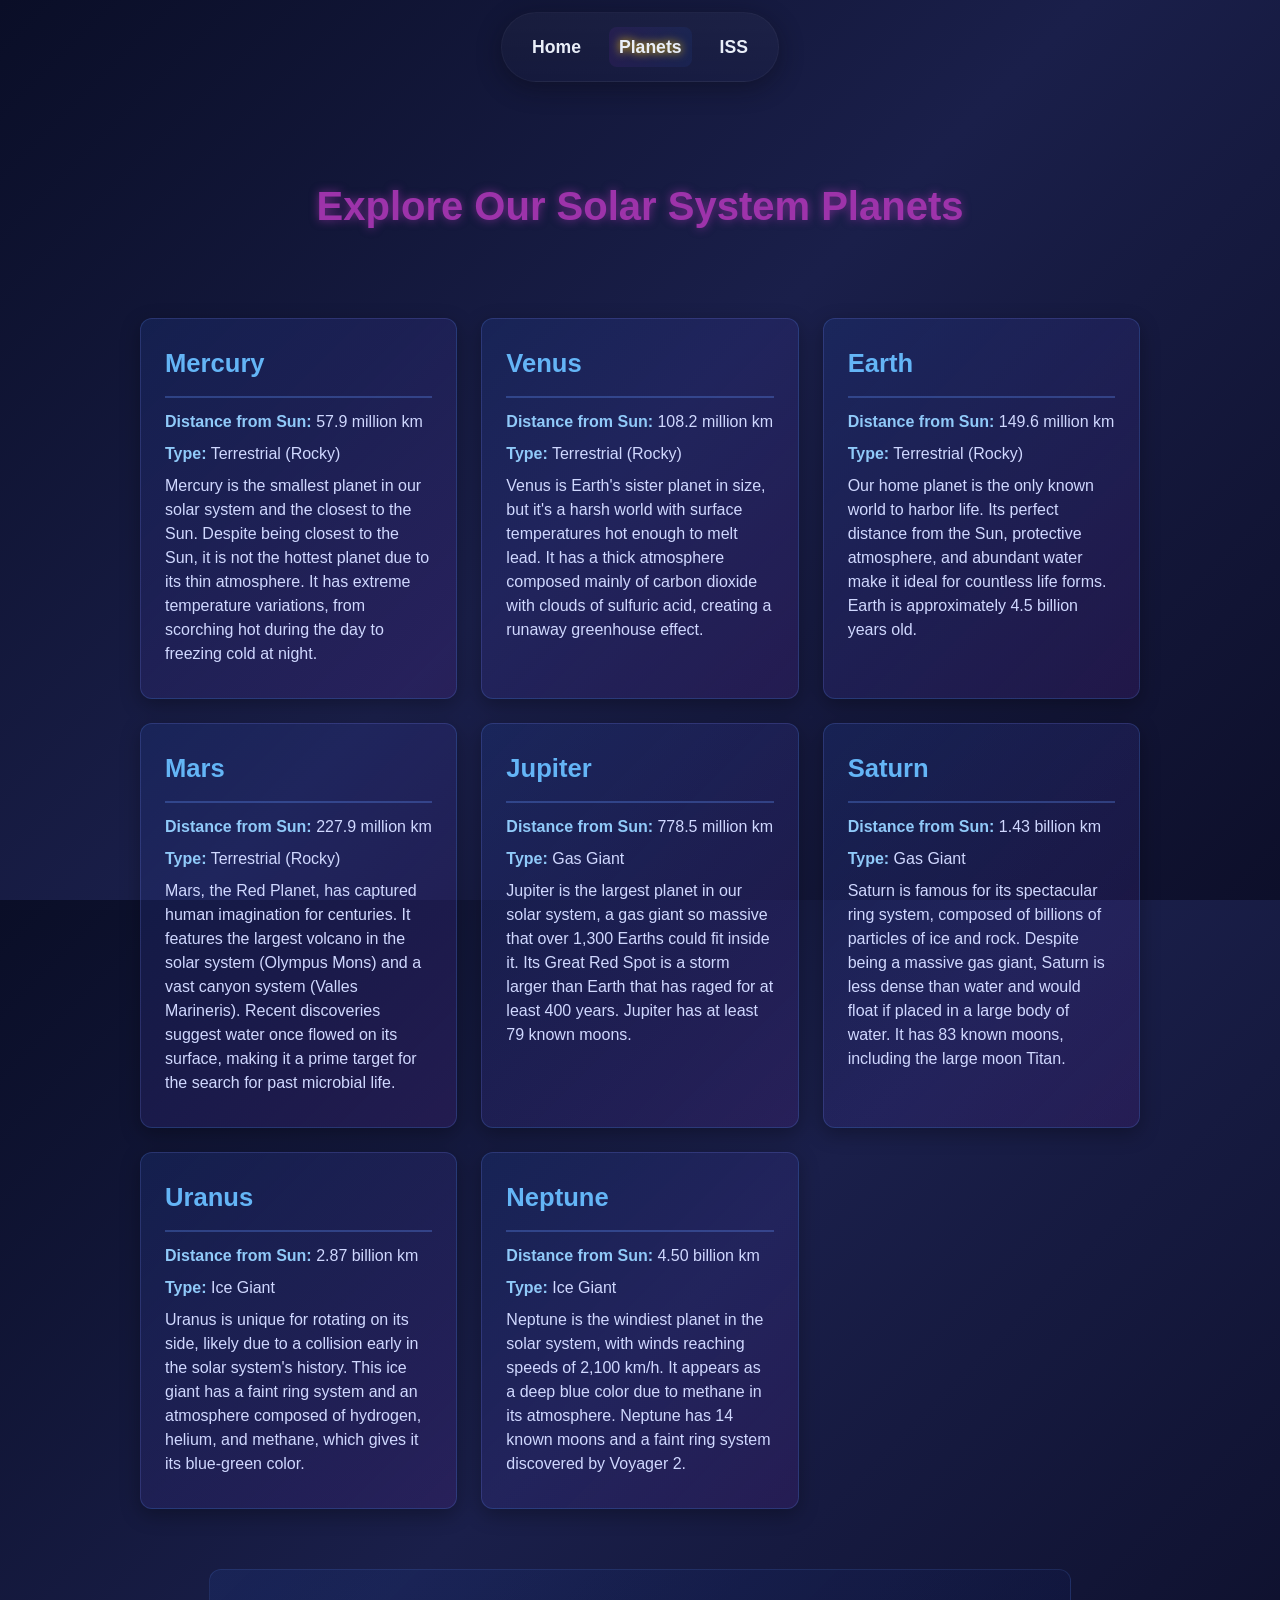
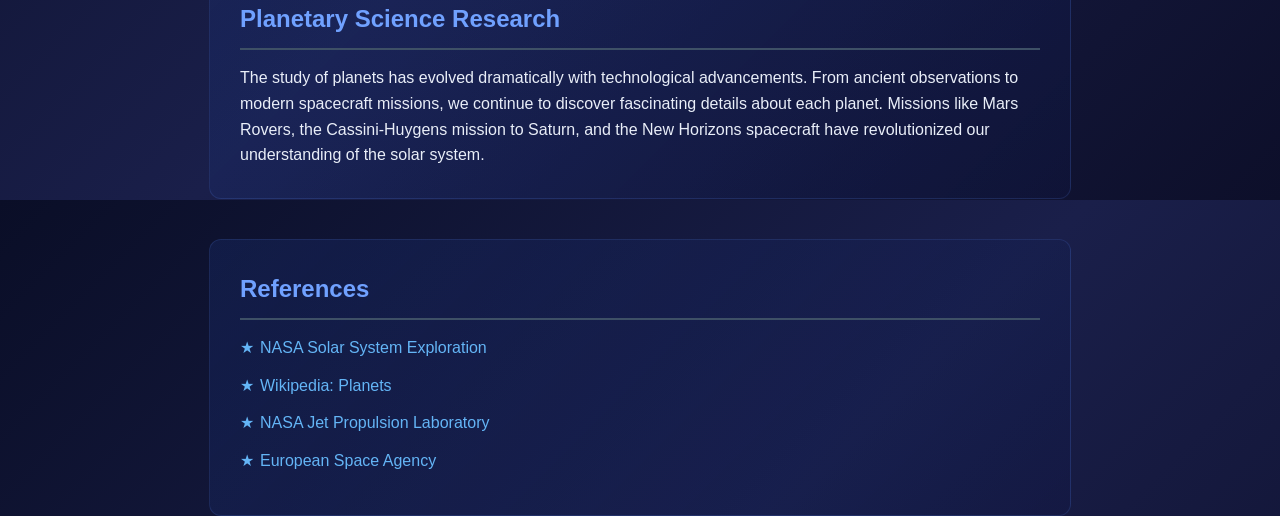
<file: planets2.html>
<!DOCTYPE html>
<html lang="en">
<head>
    <meta charset="UTF-8">
    <meta name="viewport" content="width=device-width, initial-scale=1.0">
    <title>Planets - Learn Space</title>
    <link rel="stylesheet" href="css/styles.css">
</head>
<body>
    <nav class="glass-nav">
        <a href="index.html">Home</a>
        <a href="planets2.html" class="active">Planets</a>
        <a href="thirdiss.html">ISS</a>
    </nav>

    <div class="page-title">
        <h1>Explore Our Solar System Planets</h1>
    </div>

    <div class="planets-container">
        
        <div class="planet-card">
            <h2>Mercury</h2>
            <p><strong>Distance from Sun:</strong> 57.9 million km</p>
            <p><strong>Type:</strong> Terrestrial (Rocky)</p>
            <p>Mercury is the smallest planet in our solar system and the closest to the Sun. Despite being closest to the Sun, it is not the hottest planet due to its thin atmosphere. It has extreme temperature variations, from scorching hot during the day to freezing cold at night.</p>
        </div>

        <div class="planet-card">
            <h2>Venus</h2>
            <p><strong>Distance from Sun:</strong> 108.2 million km</p>
            <p><strong>Type:</strong> Terrestrial (Rocky)</p>
            <p>Venus is Earth's sister planet in size, but it's a harsh world with surface temperatures hot enough to melt lead. It has a thick atmosphere composed mainly of carbon dioxide with clouds of sulfuric acid, creating a runaway greenhouse effect.</p>
        </div>

        <div class="planet-card">
            <h2>Earth</h2>
            <p><strong>Distance from Sun:</strong> 149.6 million km</p>
            <p><strong>Type:</strong> Terrestrial (Rocky)</p>
            <p>Our home planet is the only known world to harbor life. Its perfect distance from the Sun, protective atmosphere, and abundant water make it ideal for countless life forms. Earth is approximately 4.5 billion years old.</p>
        </div>

        <div class="planet-card">
            <h2>Mars</h2>
            <p><strong>Distance from Sun:</strong> 227.9 million km</p>
            <p><strong>Type:</strong> Terrestrial (Rocky)</p>
            <p>Mars, the Red Planet, has captured human imagination for centuries. It features the largest volcano in the solar system (Olympus Mons) and a vast canyon system (Valles Marineris). Recent discoveries suggest water once flowed on its surface, making it a prime target for the search for past microbial life.</p>
        </div>

        <div class="planet-card">
            <h2>Jupiter</h2>
            <p><strong>Distance from Sun:</strong> 778.5 million km</p>
            <p><strong>Type:</strong> Gas Giant</p>
            <p>Jupiter is the largest planet in our solar system, a gas giant so massive that over 1,300 Earths could fit inside it. Its Great Red Spot is a storm larger than Earth that has raged for at least 400 years. Jupiter has at least 79 known moons.</p>
        </div>

        <div class="planet-card">
            <h2>Saturn</h2>
            <p><strong>Distance from Sun:</strong> 1.43 billion km</p>
            <p><strong>Type:</strong> Gas Giant</p>
            <p>Saturn is famous for its spectacular ring system, composed of billions of particles of ice and rock. Despite being a massive gas giant, Saturn is less dense than water and would float if placed in a large body of water. It has 83 known moons, including the large moon Titan.</p>
        </div>

        <div class="planet-card">
            <h2>Uranus</h2>
            <p><strong>Distance from Sun:</strong> 2.87 billion km</p>
            <p><strong>Type:</strong> Ice Giant</p>
            <p>Uranus is unique for rotating on its side, likely due to a collision early in the solar system's history. This ice giant has a faint ring system and an atmosphere composed of hydrogen, helium, and methane, which gives it its blue-green color.</p>
        </div>

        <div class="planet-card">
            <h2>Neptune</h2>
            <p><strong>Distance from Sun:</strong> 4.50 billion km</p>
            <p><strong>Type:</strong> Ice Giant</p>
            <p>Neptune is the windiest planet in the solar system, with winds reaching speeds of 2,100 km/h. It appears as a deep blue color due to methane in its atmosphere. Neptune has 14 known moons and a faint ring system discovered by Voyager 2.</p>
        </div>

    </div>


    <div class="research-section">
        <h2>Planetary Science Research</h2>
        <p>The study of planets has evolved dramatically with technological advancements. From ancient observations to modern spacecraft missions, we continue to discover fascinating details about each planet. Missions like Mars Rovers, the Cassini-Huygens mission to Saturn, and the New Horizons spacecraft have revolutionized our understanding of the solar system.</p>
    </div>

    <div class="references-section">
        <h2>References</h2>
        <ul>
            <li><a href="https://solarsystem.nasa.gov/" target="_blank">NASA Solar System Exploration</a></li>
            <li><a href="https://en.wikipedia.org/wiki/Planet" target="_blank">Wikipedia: Planets</a></li>
            <li><a href="https://www.jpl.nasa.gov/" target="_blank">NASA Jet Propulsion Laboratory</a></li>
            <li><a href="https://www.esa.int/" target="_blank">European Space Agency</a></li>
        </ul>
    </div>

</body>
</html>
</file>
<file: css/styles.css>
body {
    background: linear-gradient(135deg, #0a0e27 0%, #1a1f4a 50%, #0d0f2a 100%) !important;
    color: #e0e7ff;
    font-family: 'Segoe UI', 'century gothic', Tahoma, Geneva, Verdana, sans-serif;
    margin: 0;
    padding: 0;
    line-height: 1.6;
    min-height: 100vh;
    animation: fadeSlideUp 1.2s ease-out forwards;
    overflow-x: hidden;
}

@keyframes fadeSlideUp {
    0% {
        opacity: 0;   
        transform: translateY(30px);
    }
    100% {
        opacity: 1;     
        transform: translateY(0);  
    }
}

h1, h2, p, ul, form {
    margin: 0;
    padding: 0;
}

a {
    color: #64b5f6;
    text-decoration: none;
    transition: all 0.3s ease;
}

a:hover {
    color: #90caf9;
    text-shadow: 0 0 8px rgba(100, 181, 246, 0.5);
}

.glass-nav a {
    padding: 8px 16px;
    border-radius: 12px;
    font-weight: 500;
    transition: all 0.3s ease;
    color: #e0e7ff;
}

.glass-nav a:hover,
.glass-nav a.active {
    background: rgba(100, 150, 255, 0.2);
    color: #90caf9;
}

.glass-nav {
    display: flex;
    justify-content: center;
    gap: 20px;
    padding: 16px 24px;
    background: linear-gradient(180deg, rgba(30, 58, 138, 0.4), rgba(15, 23, 70, 0.5));
    backdrop-filter: blur(12px) saturate(125%);
    border: 1px solid rgba(100, 150, 255, 0.15);
    border-radius: 20px;
    margin: 20px auto 40px auto;
    width: fit-content;
    box-shadow: 0 8px 32px rgba(0, 0, 0, 0.3), inset 0 1px 0 rgba(255, 255, 255, 0.05);
    position: sticky;
    top: 10px;
    z-index: 100;
    top: 0;
    z-index: 100;
}

.glass-nav a {
    font-size: 1.1rem;
    padding: 5px 10px;
    border-radius: 5px;
}

.glass-nav a:hover, .glass-nav a.active {
    background: rgba(255, 255, 255, 0.1);
    color: #ffcc00;
    text-shadow: 0 0 10px #ffcc00;
}

h1 {
    color: #9d33aa;
    text-align: center;
    padding: 40px 0 20px 0;
    font-size: 2.5em;
    text-shadow: 0 0 10px rgba(157, 51, 170, 0.7);
}

h2 {
    color: #70a1ff;
    border-bottom: 2px solid #3e5066;
    padding-bottom: 10px;
    margin-bottom: 15px;
}

.glass-card {
    background: rgba(255, 255, 255, 0.05);
    backdrop-filter: blur(5px);
    padding: 30px;
    border-radius: 15px;
    border: 1px solid rgba(255, 255, 255, 0.1);
    box-shadow: 0 0 20px rgba(0, 0, 0, 0.5);
    margin: 0 auto 30px auto;
    max-width: 800px;
}

/* Обычные блоки с текстом */
.heading, .ISS, .about, .research {
    padding: 20px 40px;
    margin-bottom: 30px;
    background: transparent;
    color: #e0e7ff;
}

/* NEW CLEAR CLASS NAMES FOR ALL PAGES */
.page-title {
    text-align: center;
    padding: 40px 20px 20px 20px;
}

.page-title h1 {
    margin: 0;
}

.intro-section {
    max-width: 900px;
    margin: 0 auto 40px auto;
    padding: 20px 40px;
    background: transparent;
    color: #e0e7ff;
}

.iss-section {
    text-align: center;
    padding: 20px 40px;
    margin-bottom: 30px;
    background: transparent;
    color: #e0e7ff;
}

.exoplanet-intro {
    max-width: 900px;
    margin: 40px auto;
    padding: 20px 40px;
    background: transparent;
    color: #e0e7ff;
}

.exoplanet-table-wrapper {
    padding: 40px;
    overflow-x: auto;
    display: flex;
    justify-content: center;
}

.exoplanet-table-wrapper table {
    width: 100%;
    max-width: 900px;
    border-collapse: collapse;
    margin: 20px 0;
    border: 1px solid #3e5066;
}

.exoplanet-table-wrapper th, 
.exoplanet-table-wrapper td {
    background-color: rgba(44, 44, 77, 0.8);
    padding: 12px;
    text-align: left;
    border: 1px solid #3e5066;
}

.exoplanet-table-wrapper th {
    background-color: #3e5066;
    color: #e0e7ff;
}

.research-section {
    max-width: 800px;
    margin: 60px auto 40px auto;
    padding: 30px;
    background: linear-gradient(135deg, rgba(30, 58, 138, 0.25), rgba(15, 23, 70, 0.3));
    border: 1px solid rgba(100, 150, 255, 0.15);
    border-radius: 12px;
    backdrop-filter: blur(8px);
}

.references-section {
    max-width: 800px;
    margin: 40px auto;
    padding: 30px;
    background: linear-gradient(135deg, rgba(30, 58, 138, 0.25), rgba(15, 23, 70, 0.3));
    border: 1px solid rgba(100, 150, 255, 0.15);
    border-radius: 12px;
    backdrop-filter: blur(8px);
}

.references-section ul {
    list-style: none;
    padding: 0;
}

.references-section li {
    margin: 12px 0;
    padding-left: 20px;
    position: relative;
}

.references-section li:before {
    content: "★";
    position: absolute;
    left: 0;
    color: #64b5f6;
}

.registration-wrapper {
    text-align: center;
    margin: 40px auto;
    padding: 0 20px;
}

.registration-wrapper h2 {
    margin-bottom: 20px;
}

/* SECOND PAGE ISS SPECIFIC CLASSES */
.content-container {
    max-width: 1000px;
    margin: 26px auto 80px auto;
    padding: 0 18px;
}

.iss-info {
    background: linear-gradient(180deg, rgba(255,255,255,0.02), rgba(255,255,255,0.01));
    border: 1px solid rgba(255,255,255,0.04);
    border-radius: 12px;
    padding: 20px;
    margin-bottom: 18px;
    box-shadow: 0 8px 30px rgba(9,8,18,0.45);
}

.scroll-spacer {
    height: 200px;
}

.mission-stats {
    background: linear-gradient(180deg, rgba(255,255,255,0.02), rgba(255,255,255,0.01));
    border: 1px solid rgba(255,255,255,0.04);
    border-radius: 12px;
    padding: 20px;
    margin-bottom: 18px;
    box-shadow: 0 8px 30px rgba(9,8,18,0.45);
}

.mission-stats ul {
    list-style: none;
    padding-left: 0;
}

.mission-stats li {
    padding: 6px 0;
    border-bottom: 1px dashed rgba(255,255,255,0.03);
}

.video-section {
    margin: 40px 0;
}

.video-container {
    display: flex;
    flex-direction: column;
    align-items: center;
    margin: 18px 0;
}

.video-container video {
    border-radius: 10px;
    box-shadow: 0 12px 40px rgba(11,9,30,0.6);
    max-width: 100%;
    height: auto;
}

img {
    max-width: 100%;
    height: auto;
    border-radius: 8px;
    border: 2px solid #70a1ff;
}

.scene-3d {
    width: 100px;
    height: 100px;
    perspective: 600px; /* Глубина 3D */
    margin: 60px auto;  /* Центрирование */
}
.cube {
    width: 100%;
    height: 100%;
    position: relative;
    transform-style: preserve-3d; /* Важно для 3D */
    animation: spinCube 10s infinite linear; /* Запуск анимации */
}
@keyframes spinCube {
    from { transform: rotateX(0deg) rotateY(0deg); }
    to   { transform: rotateX(360deg) rotateY(360deg); }
}

/* Грани куба */
.face {
    position: absolute;
    width: 100px;
    height: 100px;
    background: rgba(112, 161, 255, 0.15); /* Прозрачный синий */
    border: 2px solid #70a1ff; /* Неоновая рамка */
    line-height: 100px;
    text-align: center;
    font-weight: bold;
    color: #09084d;
    box-shadow: 0 0 15px rgba(112, 161, 255, 0.3); /* Свечение */
}

/* Позиционирование граней */
.front  { transform: rotateY(0deg) translateZ(50px); }
.back   { transform: rotateY(180deg) translateZ(50px); }
.right  { transform: rotateY(90deg) translateZ(50px); }
.left   { transform: rotateY(-90deg) translateZ(50px); }
.top    { transform: rotateX(90deg) translateZ(50px); }
.bottom { transform: rotateX(-90deg) translateZ(50px); }

/* =========================================
   5. ТАБЛИЦЫ (Для первой страницы)
   ========================================= */
.exoplanet-table {
    padding: 0 40px;
    overflow-x: auto; /* Прокрутка на мобильных */
}

table {
    width: 100%;
    border-collapse: collapse;
    margin: 20px 0;
    border: 1px solid #3e5066;
}

th, td {
    background-color: rgba(44, 44, 77, 0.8); /* Полупрозрачный фон */
    padding: 12px;
    text-align: left;
    border: 1px solid #3e5066;
}

th {
    background-color: #3e5066;
    color: rgb(7, 27, 91);
}

.registration-form {
    padding: 30px;
    background-color: rgba(44, 44, 77, 0.9);
    border: 1px solid #70a1ff;
    border-radius: 8px;
    width: fit-content;
    margin: 0 auto 50px auto;
    box-shadow: 0 0 15px rgba(112, 161, 255, 0.2);
}

.registration-form input[type="text"],
.registration-form input[type="email"] {
    width: 250px;
    padding: 10px;
    margin-top: 5px;
    border: 1px solid #3e5066;
    border-radius: 4px;
    background-color: #1a1a2e;
    color: white;
}

.registration-form input[type="submit"] {
    background-color: #9d33aa;
    color: white;
    padding: 10px 20px;
    border: none;
    border-radius: 4px;
    cursor: pointer;
    margin-top: 20px;
    transition: background-color 0.3s;
}

.registration-form input[type="submit"]:hover {
    background-color: #70a1ff;
}

:root{
    --bg-1: #05060a
    --bg-2: #0d0d1a; 
    --accent-purple: #7b2cbf;
    --accent-blue: #2b6eff;
    --muted: rgba(240,240,255,0.06);
    --glass: rgba(44,44,77,0.55);
    --glass-strong: rgba(44,44,77,0.75);
    --text: #e9eef8;
}

/* Page background gradient */
html,body{
    height:100%;
}
body{
    margin:0;
    font-family: 'Segoe UI', Tahoma, Geneva, Verdana, sans-serif;
    color:var(--text);
    background: radial-gradient(1200px at 10% 10%, var(--bg-2) 0%, #141226 25%, var(--bg-1) 100%);
    -webkit-font-smoothing:antialiased;
    -moz-osx-font-smoothing:grayscale;
}
.bg-planet{
    position: fixed;
    inset: 0; /* cover viewport */
    z-index: -1; /* behind content */
    display: flex;
    align-items: center;
    justify-content: center;
    pointer-events: none; /* clicks pass through */
    will-change: transform;
}
.bg-planet::part(canvas), .bg-planet canvas{
    /* ensure model canvas sizes nicely */
    max-width: 80vw;
    width: 80vw;
    max-height: 80vh;
}

/* Navigation */
.glass-nav{
    display:flex;
    gap:18px;
    padding:14px 20px;
    align-items:center;
    position:sticky;
    top:12px;
    margin:12px auto;
    width:fit-content;
    background: linear-gradient(180deg, rgba(255,255,255,0.03), rgba(255,255,255,0.01));
    border-radius:999px;
    box-shadow: 0 6px 24px rgba(11,10,22,0.45);
    backdrop-filter: blur(6px) saturate(120%);
    border: 1px solid rgba(255,255,255,0.04);
}
.glass-nav a{
    color:var(--text);
    text-decoration:none;
    padding:6px 10px;
    border-radius:8px;
    font-weight:600;
}
.glass-nav a.active,
.glass-nav a:hover{
    background: linear-gradient(90deg, rgba(123,44,191,0.12), rgba(43,110,255,0.08));
    color:var(--text);
    text-decoration:none;
}
header{
    text-align:center;
    padding:36px 18px 8px 18px;
}
header h1{font-size:2.4rem;margin:0 0 6px 0;color:var(--accent-purple);letter-spacing:1px}
.subtitle{color:rgba(233,238,248,0.75);margin-top:6px}

.container{
    max-width:1000px;
    margin:26px auto 80px auto;
    padding:0 18px;
}

.glass-card{
    background: linear-gradient(180deg, rgba(255,255,255,0.02), rgba(255,255,255,0.01));
    border:1px solid rgba(255,255,255,0.04);
    border-radius:12px;
    padding:20px;
    margin-bottom:18px;
    box-shadow: 0 8px 30px rgba(9,8,18,0.45);
}

.main-info p{color:rgba(233,238,248,0.9);line-height:1.6}

.stats ul{list-style:none;padding-left:0}
.stats li{padding:6px 0;border-bottom:1px dashed rgba(255,255,255,0.03)}

.video-container{display:flex;justify-content:center;margin:18px 0}
.video-container video{border-radius:10px;box-shadow:0 12px 40px rgba(11,9,30,0.6);max-width:100%;height:auto}

.ISS h2{margin-top:0;color:var(--accent-blue)}

.research p{color:rgba(233,238,248,0.9)}

@media (max-width:720px){
    .bg-planet::part(canvas), .bg-planet canvas{width:120vw;opacity:0.55}
    .glass-nav{gap:10px;padding:8px}
    header h1{font-size:1.6rem}
    .container{padding:0 12px}
    .video-container{padding:0 8px}
    .glass-card{padding:14px}
}

@media (max-width:420px){
    .bg-planet{display:none}
}

.planets-container {
    max-width: 1000px;
    margin: 40px auto;
    padding: 0 20px;
    display: grid;
    grid-template-columns: repeat(auto-fit, minmax(280px, 1fr));
    gap: 24px;
}

.planet-card {
    background: linear-gradient(135deg, rgba(30, 58, 138, 0.3), rgba(123, 44, 191, 0.15));
    border: 1px solid rgba(100, 150, 255, 0.2);
    border-radius: 12px;
    padding: 24px;
    backdrop-filter: blur(8px);
    transition: all 0.3s ease;
    box-shadow: 0 6px 20px rgba(0, 0, 0, 0.3);
}

.planet-card:hover {
    transform: translateY(-6px);
    border-color: rgba(100, 150, 255, 0.4);
    box-shadow: 0 12px 30px rgba(100, 150, 255, 0.2);
    background: linear-gradient(135deg, rgba(30, 58, 138, 0.5), rgba(123, 44, 191, 0.25));
}

.planet-card h2 {
    color: #64b5f6;
    border-bottom: 2px solid rgba(100, 150, 255, 0.3);
    padding-bottom: 12px;
    margin-bottom: 12px;
    font-size: 1.6rem;
}

.planet-card p {
    color: #d0d8ff;
    margin: 8px 0;
    line-height: 1.5;
}

.planet-card strong {
    color: #90caf9;
}

.research {
    max-width: 800px;
    margin: 60px auto 40px auto;
    padding: 30px;
    background: linear-gradient(135deg, rgba(30, 58, 138, 0.25), rgba(15, 23, 70, 0.3));
    border: 1px solid rgba(100, 150, 255, 0.15);
    border-radius: 12px;
    backdrop-filter: blur(8px);
}

.references {
    max-width: 800px;
    margin: 40px auto;
    padding: 30px;
    background: linear-gradient(135deg, rgba(30, 58, 138, 0.25), rgba(15, 23, 70, 0.3));
    border: 1px solid rgba(100, 150, 255, 0.15);
    border-radius: 12px;
    backdrop-filter: blur(8px);
}

.references ul {
    list-style: none;
    padding: 0;
}

.references li {
    margin: 12px 0;
    padding-left: 20px;
    position: relative;
}

.references li:before {
    content: "★";
    position: absolute;
    left: 0;
    color: #64b5f6;
}

.references a {
    color: #64b5f6;
    text-decoration: none;
    transition: all 0.3s ease;
}

.references a:hover {
    color: #90caf9;
    text-shadow: 0 0 8px rgba(100, 181, 246, 0.5);
    text-decoration: underline;
}

/* Responsive for tablets and smaller screens */
@media (max-width: 768px) {
    .planets-container {
        grid-template-columns: repeat(auto-fit, minmax(200px, 1fr));
        gap: 16px;
        padding: 0 12px;
    }
    
    .planet-card {
        padding: 16px;
    }
    
    .planet-card h2 {
        font-size: 1.3rem;
    }
    
    h1 {
        font-size: 2rem;
    }
}

@media (max-width: 480px) {
    .planets-container {
        grid-template-columns: 1fr;
    }
    
    .planet-card {
        padding: 12px;
    }
}
</file>
